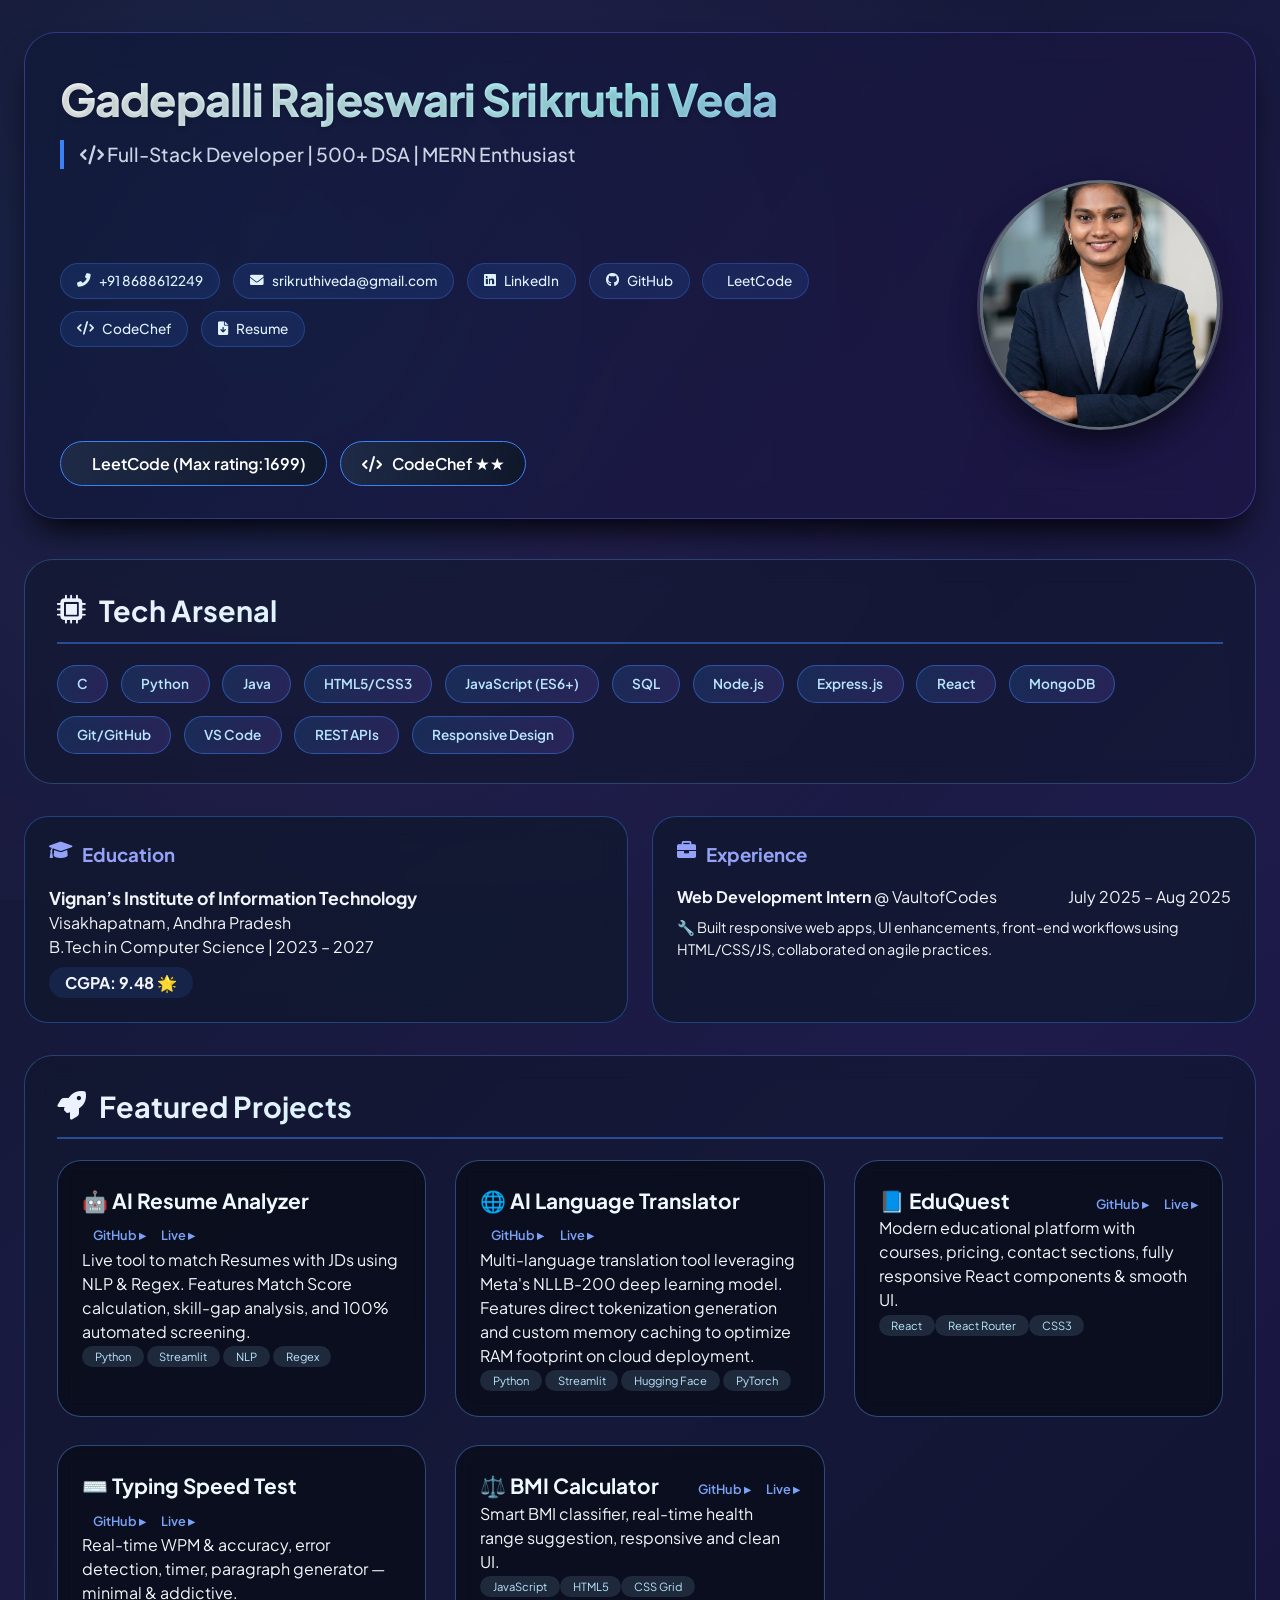
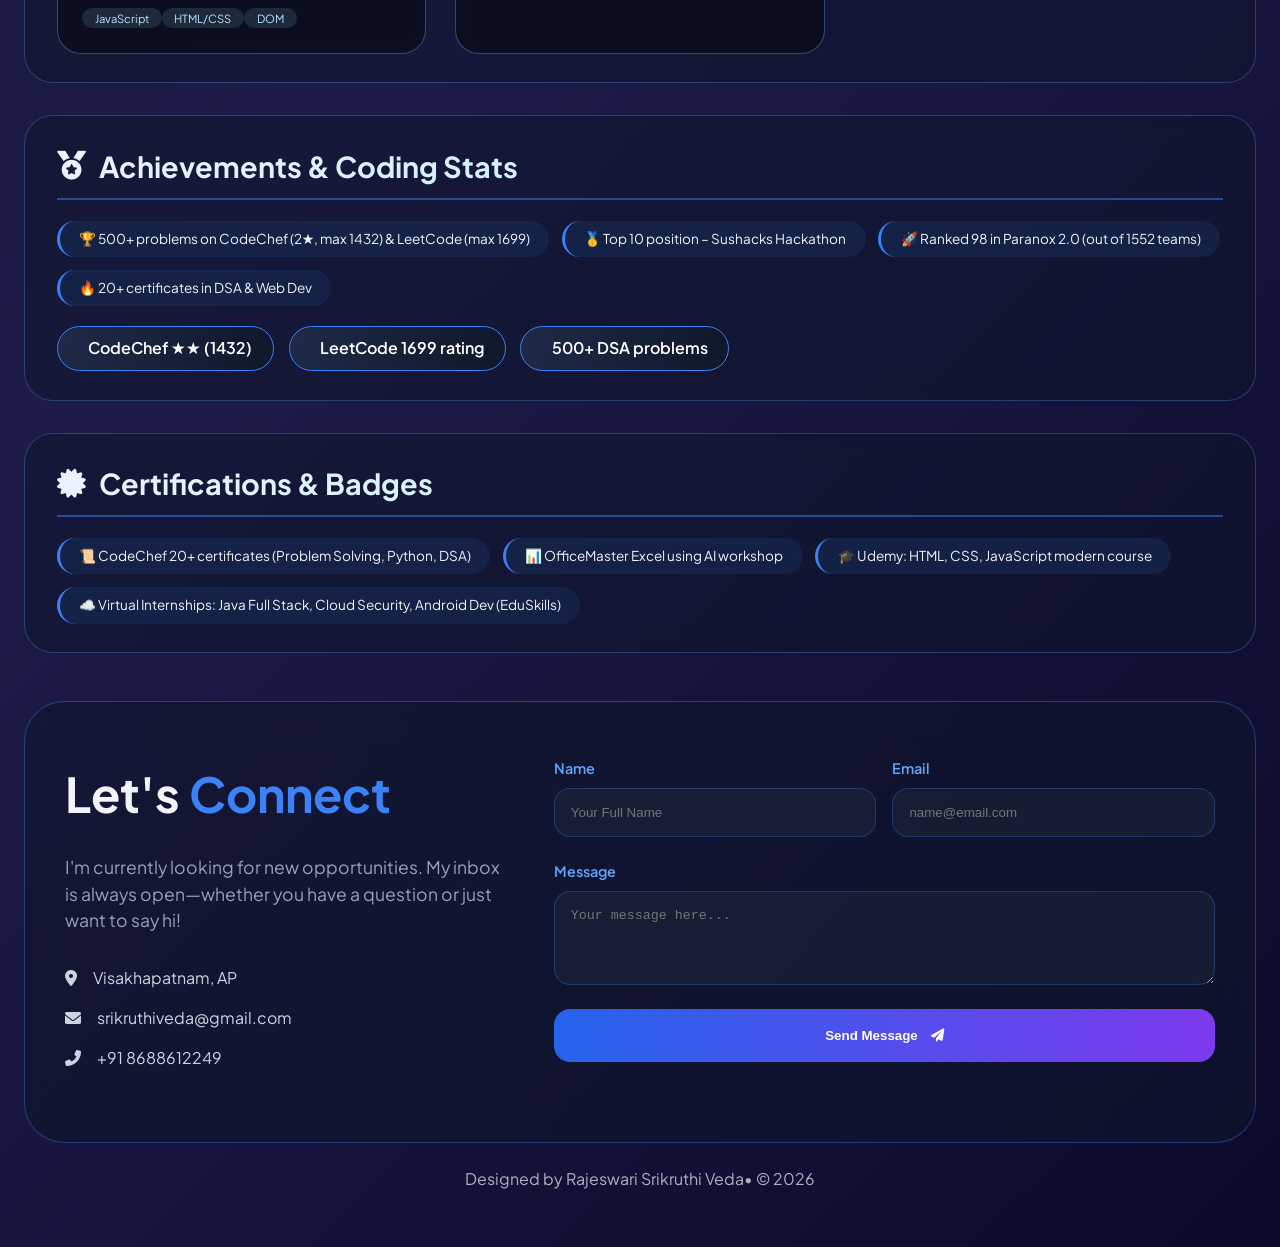
<file: index.html>
<!DOCTYPE html>
<html lang="en">
<head>
  <meta charset="UTF-8">
  <meta name="viewport" content="width=device-width, initial-scale=1.0, user-scalable=yes">
  <title>Rajeswari Srikruthi Veda | Full-Stack Developer Portfolio</title>
  
  <link href="https://fonts.googleapis.com/css2?family=Plus+Jakarta+Sans:wght@300;400;500;600;700;800&display=swap" rel="stylesheet">
  <link rel="stylesheet" href="https://cdnjs.cloudflare.com/ajax/libs/font-awesome/6.0.0-beta3/css/all.min.css">
  
  <link rel="stylesheet" href="styles.css">
</head>
<body>
<div class="bg-glow"></div>
<div class="container">
  
  <div class="hero glass-card">
    <div class="hero-info">
      <h1>Gadepalli Rajeswari Srikruthi Veda</h1>
      <div class="tagline"><i class="fas fa-code"></i> Full-Stack Developer | 500+ DSA | MERN Enthusiast</div>
      
      <div class="hero-content-wrapper">
        <div class="contact-details">
          <span><i class="fas fa-phone-alt"></i> +91 8688612249</span>
          <a href="mailto:srikruthiveda@gmail.com"><i class="fas fa-envelope"></i> srikruthiveda@gmail.com</a>
          <a href="https://www.linkedin.com/in/srikruthiveda27/" target="_blank"><i class="fab fa-linkedin"></i> LinkedIn</a>
          <a href="https://github.com/GRSVeda" target="_blank"><i class="fab fa-github"></i> GitHub</a>
          <a href="https://leetcode.com/u/Veda_2709/" target="_blank"><i class="fab fa-leetcode"></i> LeetCode</a>
          <a href="https://www.codechef.com/users/veda2006" target="_blank"><i class="fas fa-code"></i> CodeChef</a>
          <a href="Veda.pdf" class="btn" target="_blank">
            <i class="fas fa-file-download"></i> Resume</a>
                  </div>

        <div class="hero-image">
          <div class="image-frame">
            <img class="profile-img" id="profileImage" src="veda.png" alt="Rajeswari Srikruthi Veda">
          </div>
        </div>
      </div>

      <div class="profiles-row" style="margin-top: 1rem; display: flex; flex-wrap: wrap; gap: 0.8rem;">
        <a href="#" class="profile-badge"><i class="fab fa-leetcode"></i> LeetCode (Max rating:1699)</a>
        <a href="#" class="profile-badge"><i class="fas fa-code"></i> CodeChef ★★</a>
      </div>
    </div>
  </div>

  <div class="section">
    <h2><i class="fas fa-microchip"></i> Tech Arsenal</h2>
    <div class="skills-grid">
      <span class="skill-badge">C</span><span class="skill-badge">Python</span><span class="skill-badge">Java</span>
      <span class="skill-badge">HTML5/CSS3</span><span class="skill-badge">JavaScript (ES6+)</span><span class="skill-badge">SQL</span>
      <span class="skill-badge">Node.js</span><span class="skill-badge">Express.js</span><span class="skill-badge">React</span>
      <span class="skill-badge">MongoDB</span><span class="skill-badge">Git/GitHub</span><span class="skill-badge">VS Code</span>
      <span class="skill-badge">REST APIs</span><span class="skill-badge">Responsive Design</span>
    </div>
  </div>

  <div class="edu-exp-flex">
    <div class="info-card">
      <h3><i class="fas fa-graduation-cap"></i> Education</h3>
      <p style="font-weight: 700; font-size: 1.1rem;">Vignan’s Institute of Information Technology</p>
      <p>Visakhapatnam, Andhra Pradesh</p>
      <p>B.Tech in Computer Science | 2023 – 2027</p>
      <p style="background: #3b82f620; display: inline-block; padding: 0.2rem 1rem; border-radius: 30px; margin-top: 8px;"><strong>CGPA: 9.48</strong> 🌟</p>
    </div>
    <div class="info-card">
      <h3><i class="fas fa-briefcase"></i> Experience</h3>
      <p><strong>Web Development Intern</strong> @ VaultofCodes <span style="float: right;">July 2025 – Aug 2025</span></p>
      <p style="font-size: 0.9rem; margin-top: 8px;">🔧 Built responsive web apps, UI enhancements, front-end workflows using HTML/CSS/JS, collaborated on agile practices.</p>
    </div>
  </div>

  <div class="section">
    <h2><i class="fas fa-rocket"></i> Featured Projects</h2>
    <div class="projects-grid">
        <div class="project-card">
        <div class="project-title">🤖 AI Resume Analyzer<br> 
          <div class="project-links">
            <a href="https://github.com/GRSVeda/AI_Based_Resume_ScoreAnalyzer" target="_blank">GitHub ▸</a> 
              <a href="https://ai-language-translator-i7noetffchtzkjefl6dmwk.streamlit.app/" target="_blank">Live ▸</a>
              </div>
            </div>
          <div class="project-desc">
              Live tool to match Resumes with JDs using NLP & Regex. Features Match Score calculation, skill-gap analysis, and 100% automated screening.</div>
          <div class="tech-stack">
            <span>Python</span>
          <span>Streamlit</span>
            <span>NLP</span>
            <span>Regex</span></div>
</div>
      <!-- 🌐 AI Language Translator Project Card -->
      <div class="project-card">
        <div class="project-title">🌐 AI Language Translator<br> 
          <div class="project-links">
            <a href="https://github.com/GRSVeda/ai-language-translator" target="_blank">GitHub ▸</a> 
            <a href="https://ai-language-translator-i7noetffchtzkjefl6dmwk.streamlit.app/" target="_blank">Live ▸</a>
          </div>
        </div>
        <div class="project-desc">
          Multi-language translation tool leveraging Meta's NLLB-200 deep learning model. Features direct tokenization generation and custom memory caching to optimize RAM footprint on cloud deployment.
        </div>
        <div class="tech-stack">
          <span>Python</span>
          <span>Streamlit</span>
          <span>Hugging Face</span>
          <span>PyTorch</span>
        </div>
      </div>
        <div class="project-card">
        <div class="project-title">📘 EduQuest<br> <div class="project-links"><a href="https://github.com/GRSVeda/EduQuest">GitHub ▸</a> <a href="https://eduquestforlearning.netlify.app/home">Live ▸</a></div></div>
        <div class="project-desc">Modern educational platform with courses, pricing, contact sections, fully responsive React components & smooth UI.</div>
        <div class="tech-stack"><span>React</span><span>React Router</span><span>CSS3</span></div>
      </div>
      <div class="project-card">
        <div class="project-title">⌨️ Typing Speed Test <br><div class="project-links"><a href="https://github.com/GRSVeda/typing-speed-test">GitHub ▸</a> <a href="https://typing-speed-test-omega-gules.vercel.app/">Live ▸</a></div></div>
        <div class="project-desc">Real-time WPM & accuracy, error detection, timer, paragraph generator — minimal & addictive.</div>
        <div class="tech-stack"><span>JavaScript</span><span>HTML/CSS</span><span>DOM</span></div>
      </div>
      <div class="project-card">
        <div class="project-title">⚖️ BMI Calculator <br> <div class="project-links"><a href="https://github.com/GRSVeda/BMI-CALCULATOR">GitHub ▸</a> <a href="https://bmi-calculator-beige-chi.vercel.app/">Live ▸</a></div></div>
        <div class="project-desc">Smart BMI classifier, real-time health range suggestion, responsive and clean UI.</div>
        <div class="tech-stack"><span>JavaScript</span><span>HTML5</span><span>CSS Grid</span></div>
      </div>
    </div>
    
  </div>

  <div class="section">
    <h2><i class="fas fa-medal"></i> Achievements & Coding Stats</h2>
    <div class="achievement-list">
      <div class="achievement-item">🏆 500+ problems on CodeChef (2★, max 1432) & LeetCode (max 1699)</div>
      <div class="achievement-item">🥇 Top 10 position – Sushacks Hackathon</div>
      <div class="achievement-item">🚀 Ranked 98 in Paranox 2.0 (out of 1552 teams)</div>
      <div class="achievement-item">🔥 20+ certificates in DSA & Web Dev</div>
    </div>
    <div style="margin-top: 1.2rem;">
      <div style="display: flex; gap: 0.9rem; flex-wrap: wrap;">
        <a href="#" class="profile-badge"><i class="fab fa-codechef"></i> CodeChef ★★ (1432)</a>
        <a href="#" class="profile-badge"><i class="fab fa-leetcode"></i> LeetCode 1699 rating</a>
        <a href="#" class="profile-badge"><i class="fas fa-chart-simple"></i> 500+ DSA problems</a>
      </div>
    </div>
  </div>

  <div class="section">
    <h2><i class="fas fa-certificate"></i> Certifications & Badges</h2>
    <div class="cert-list">
      <div class="cert-item">📜 CodeChef 20+ certificates (Problem Solving, Python, DSA)</div>
      <div class="cert-item">📊 OfficeMaster Excel using AI workshop</div>
      <div class="cert-item">🎓 Udemy: HTML, CSS, JavaScript modern course</div>
      <div class="cert-item">☁️ Virtual Internships: Java Full Stack, Cloud Security, Android Dev (EduSkills)</div>
      </div>
  </div>

  <div class="premium-contact-card">
    <div class="contact-grid">
      <div class="contact-text">
        <h2>Let's <span>Connect</span></h2>
        <p>I'm currently looking for new opportunities. My inbox is always open—whether you have a question or just want to say hi!</p>
        <div class="contact-mini-info">
          <div class="c-item"><i class="fas fa-map-marker-alt"></i> Visakhapatnam, AP</div>
          <div class="c-item"><i class="fas fa-envelope"></i> srikruthiveda@gmail.com</div>
          <div class="c-item"><i class="fas fa-phone-alt"></i> +91 8688612249</div>
        </div>
      </div>
      
      <form class="premium-form" id="contactForm" action="https://formspree.io/f/xnjlokye" method="POST">
        <div class="input-row">
  <div class="input-group">
    <label for="contactName">Name</label>
    <input type="text" name="name" id="contactName" placeholder="Your Full Name" required>
  </div>
  
  <div class="input-group">
    <label for="contactEmail">Email</label>
    <input type="email" name="email" id="contactEmail" placeholder="name@email.com" required>
  </div>
</div>
        <div class="input-group">
          <label>Message</label>
          <textarea name="message" rows="4" placeholder="Your message here..." required></textarea>
        </div>
        <button type="submit" class="premium-btn">
          <span>Send Message</span> <i class="fas fa-paper-plane"></i>
        </button>
        <div id="formFeedback"></div>
      </form>
    </div>
  </div>

  <footer>
    Designed by Rajeswari Srikruthi Veda• © 2026
  </footer>
</div>

<script src="script.js"></script>
</body>
</html>
</file>
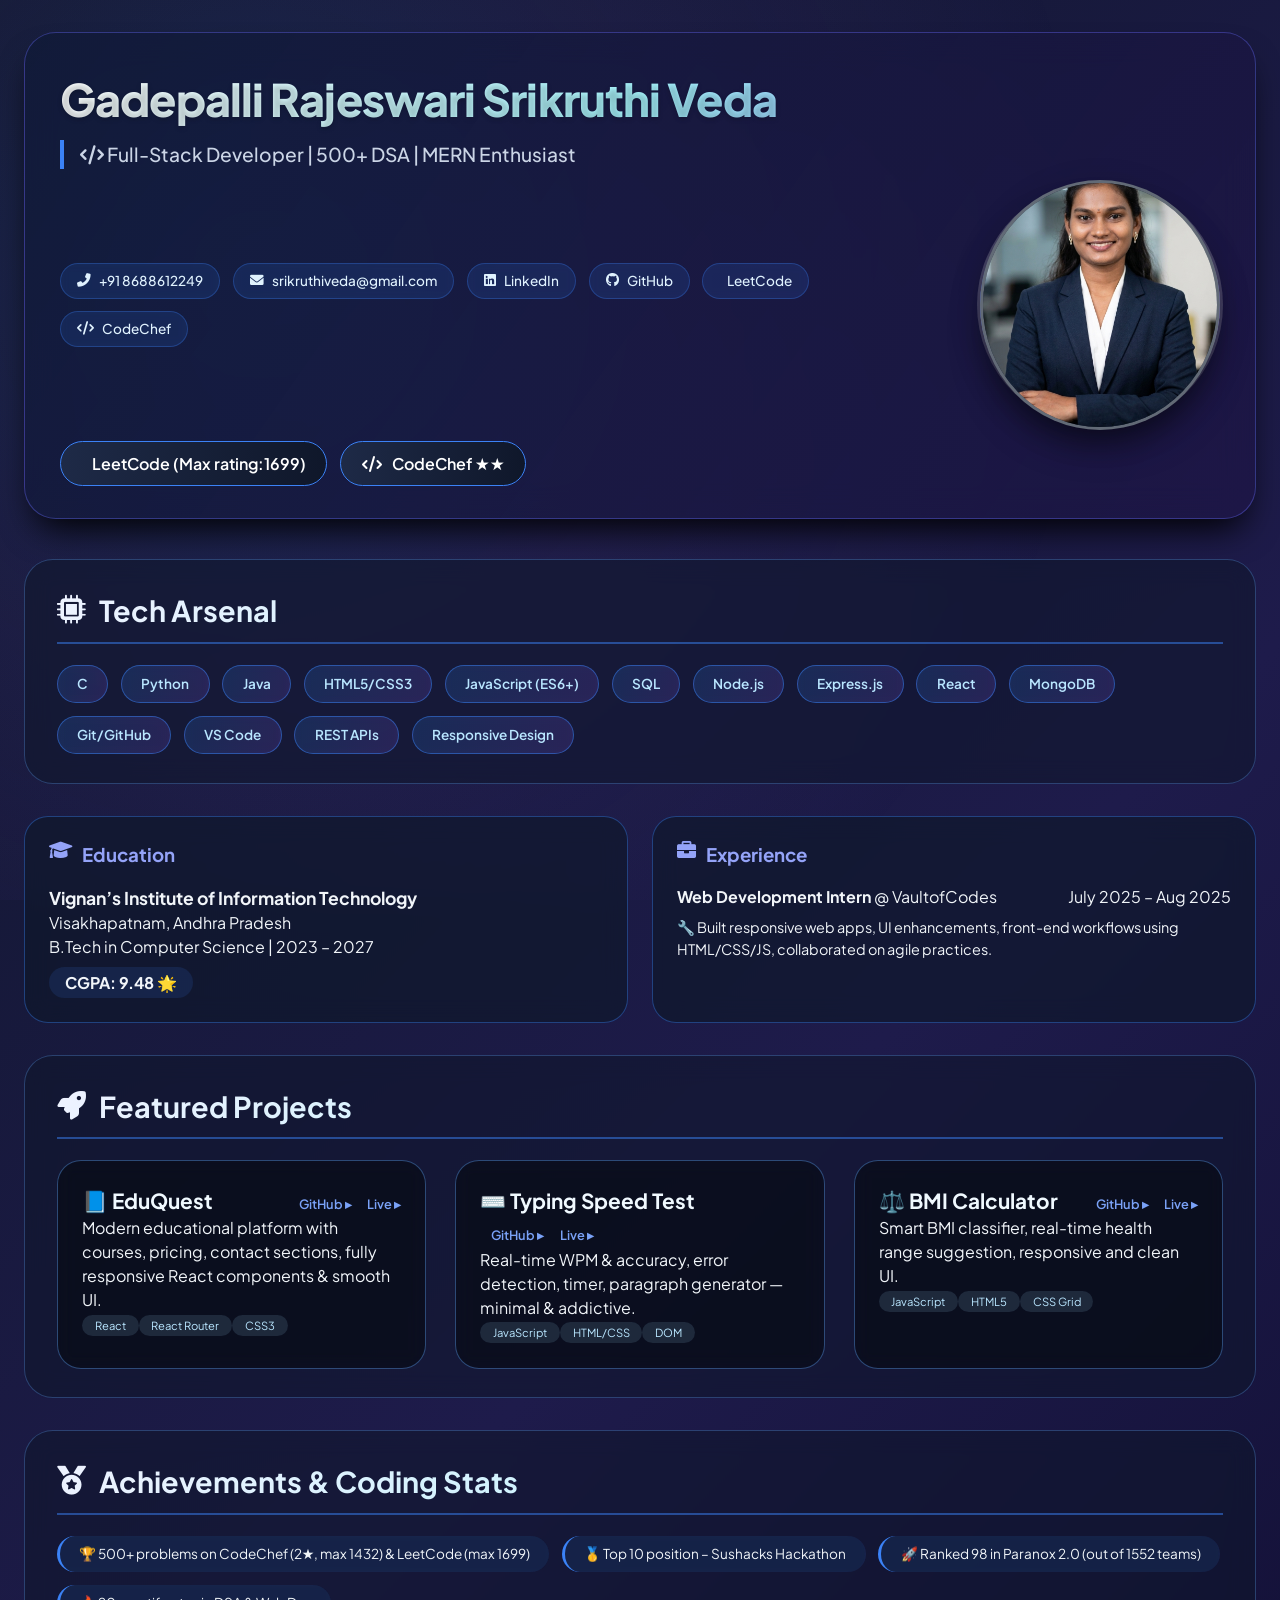
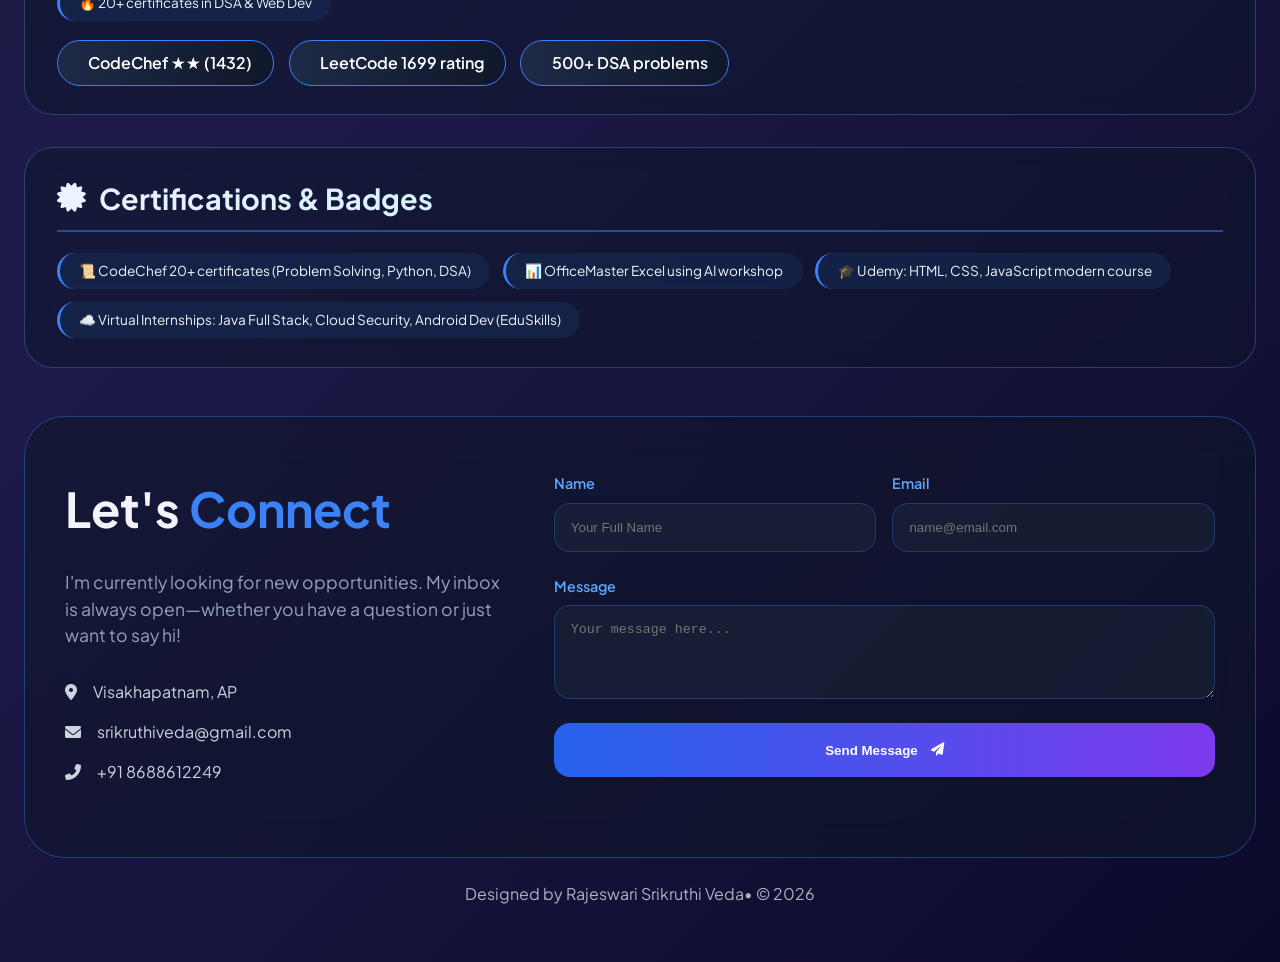
<file: portfolio.html>
<!DOCTYPE html>
<html lang="en">
<head>
  <meta charset="UTF-8">
  <meta name="viewport" content="width=device-width, initial-scale=1.0, user-scalable=yes">
  <title>Rajeswari Srikruthi Veda | Full-Stack Developer Portfolio</title>
  
  <link href="https://fonts.googleapis.com/css2?family=Plus+Jakarta+Sans:wght@300;400;500;600;700;800&display=swap" rel="stylesheet">
  <link rel="stylesheet" href="https://cdnjs.cloudflare.com/ajax/libs/font-awesome/6.0.0-beta3/css/all.min.css">
  
  <link rel="stylesheet" href="styles.css">
</head>
<body>
<div class="bg-glow"></div>
<div class="container">
  
  <div class="hero glass-card">
    <div class="hero-info">
      <h1>Gadepalli Rajeswari Srikruthi Veda</h1>
      <div class="tagline"><i class="fas fa-code"></i> Full-Stack Developer | 500+ DSA | MERN Enthusiast</div>
      
      <div class="hero-content-wrapper">
        <div class="contact-details">
          <span><i class="fas fa-phone-alt"></i> +91 8688612249</span>
          <a href="mailto:srikruthiveda@gmail.com"><i class="fas fa-envelope"></i> srikruthiveda@gmail.com</a>
          <a href="https://www.linkedin.com/in/srikruthiveda27/" target="_blank"><i class="fab fa-linkedin"></i> LinkedIn</a>
          <a href="https://github.com/GRSVeda" target="_blank"><i class="fab fa-github"></i> GitHub</a>
          <a href="https://leetcode.com/u/Veda_2709/" target="_blank"><i class="fab fa-leetcode"></i> LeetCode</a>
          <a href="https://www.codechef.com/users/veda2006" target="_blank"><i class="fas fa-code"></i> CodeChef</a>
        </div>

        <div class="hero-image">
          <div class="image-frame">
            <img class="profile-img" id="profileImage" src="veda.png" alt="Rajeswari Srikruthi Veda">
          </div>
        </div>
      </div>

      <div class="profiles-row" style="margin-top: 1rem; display: flex; flex-wrap: wrap; gap: 0.8rem;">
        <a href="#" class="profile-badge"><i class="fab fa-leetcode"></i> LeetCode (Max rating:1699)</a>
        <a href="#" class="profile-badge"><i class="fas fa-code"></i> CodeChef ★★</a>
      </div>
    </div>
  </div>

  <div class="section">
    <h2><i class="fas fa-microchip"></i> Tech Arsenal</h2>
    <div class="skills-grid">
      <span class="skill-badge">C</span><span class="skill-badge">Python</span><span class="skill-badge">Java</span>
      <span class="skill-badge">HTML5/CSS3</span><span class="skill-badge">JavaScript (ES6+)</span><span class="skill-badge">SQL</span>
      <span class="skill-badge">Node.js</span><span class="skill-badge">Express.js</span><span class="skill-badge">React</span>
      <span class="skill-badge">MongoDB</span><span class="skill-badge">Git/GitHub</span><span class="skill-badge">VS Code</span>
      <span class="skill-badge">REST APIs</span><span class="skill-badge">Responsive Design</span>
    </div>
  </div>

  <div class="edu-exp-flex">
    <div class="info-card">
      <h3><i class="fas fa-graduation-cap"></i> Education</h3>
      <p style="font-weight: 700; font-size: 1.1rem;">Vignan’s Institute of Information Technology</p>
      <p>Visakhapatnam, Andhra Pradesh</p>
      <p>B.Tech in Computer Science | 2023 – 2027</p>
      <p style="background: #3b82f620; display: inline-block; padding: 0.2rem 1rem; border-radius: 30px; margin-top: 8px;"><strong>CGPA: 9.48</strong> 🌟</p>
    </div>
    <div class="info-card">
      <h3><i class="fas fa-briefcase"></i> Experience</h3>
      <p><strong>Web Development Intern</strong> @ VaultofCodes <span style="float: right;">July 2025 – Aug 2025</span></p>
      <p style="font-size: 0.9rem; margin-top: 8px;">🔧 Built responsive web apps, UI enhancements, front-end workflows using HTML/CSS/JS, collaborated on agile practices.</p>
    </div>
  </div>

  <div class="section">
    <h2><i class="fas fa-rocket"></i> Featured Projects</h2>
    <div class="projects-grid">
             <div class="project-card">
        <div class="project-title">📘 EduQuest<br> <div class="project-links"><a href="https://github.com/GRSVeda/EduQuest">GitHub ▸</a> <a href="https://eduquestforlearning.netlify.app/home">Live ▸</a></div></div>
        <div class="project-desc">Modern educational platform with courses, pricing, contact sections, fully responsive React components & smooth UI.</div>
        <div class="tech-stack"><span>React</span><span>React Router</span><span>CSS3</span></div>
      </div>
      <div class="project-card">
        <div class="project-title">⌨️ Typing Speed Test <br><div class="project-links"><a href="https://github.com/GRSVeda/typing-speed-test">GitHub ▸</a> <a href="https://typing-speed-test-omega-gules.vercel.app/">Live ▸</a></div></div>
        <div class="project-desc">Real-time WPM & accuracy, error detection, timer, paragraph generator — minimal & addictive.</div>
        <div class="tech-stack"><span>JavaScript</span><span>HTML/CSS</span><span>DOM</span></div>
      </div>
      <div class="project-card">
        <div class="project-title">⚖️ BMI Calculator <br> <div class="project-links"><a href="https://github.com/GRSVeda/BMI-CALCULATOR">GitHub ▸</a> <a href="https://bmi-calculator-beige-chi.vercel.app/">Live ▸</a></div></div>
        <div class="project-desc">Smart BMI classifier, real-time health range suggestion, responsive and clean UI.</div>
        <div class="tech-stack"><span>JavaScript</span><span>HTML5</span><span>CSS Grid</span></div>
      </div>
    </div>
  </div>

  <div class="section">
    <h2><i class="fas fa-medal"></i> Achievements & Coding Stats</h2>
    <div class="achievement-list">
      <div class="achievement-item">🏆 500+ problems on CodeChef (2★, max 1432) & LeetCode (max 1699)</div>
      <div class="achievement-item">🥇 Top 10 position – Sushacks Hackathon</div>
      <div class="achievement-item">🚀 Ranked 98 in Paranox 2.0 (out of 1552 teams)</div>
      <div class="achievement-item">🔥 20+ certificates in DSA & Web Dev</div>
    </div>
    <div style="margin-top: 1.2rem;">
      <div style="display: flex; gap: 0.9rem; flex-wrap: wrap;">
        <a href="#" class="profile-badge"><i class="fab fa-codechef"></i> CodeChef ★★ (1432)</a>
        <a href="#" class="profile-badge"><i class="fab fa-leetcode"></i> LeetCode 1699 rating</a>
        <a href="#" class="profile-badge"><i class="fas fa-chart-simple"></i> 500+ DSA problems</a>
      </div>
    </div>
  </div>

  <div class="section">
    <h2><i class="fas fa-certificate"></i> Certifications & Badges</h2>
    <div class="cert-list">
      <div class="cert-item">📜 CodeChef 20+ certificates (Problem Solving, Python, DSA)</div>
      <div class="cert-item">📊 OfficeMaster Excel using AI workshop</div>
      <div class="cert-item">🎓 Udemy: HTML, CSS, JavaScript modern course</div>
      <div class="cert-item">☁️ Virtual Internships: Java Full Stack, Cloud Security, Android Dev (EduSkills)</div>
      </div>
  </div>

  <div class="premium-contact-card">
    <div class="contact-grid">
      <div class="contact-text">
        <h2>Let's <span>Connect</span></h2>
        <p>I'm currently looking for new opportunities. My inbox is always open—whether you have a question or just want to say hi!</p>
        <div class="contact-mini-info">
          <div class="c-item"><i class="fas fa-map-marker-alt"></i> Visakhapatnam, AP</div>
          <div class="c-item"><i class="fas fa-envelope"></i> srikruthiveda@gmail.com</div>
          <div class="c-item"><i class="fas fa-phone-alt"></i> +91 8688612249</div>
        </div>
      </div>
      
      <form class="premium-form" id="contactForm" action="https://formspree.io/f/xnjlokye" method="POST">
        <div class="input-row">
  <div class="input-group">
    <label for="contactName">Name</label>
    <input type="text" name="name" id="contactName" placeholder="Your Full Name" required>
  </div>
  
  <div class="input-group">
    <label for="contactEmail">Email</label>
    <input type="email" name="email" id="contactEmail" placeholder="name@email.com" required>
  </div>
</div>
        <div class="input-group">
          <label>Message</label>
          <textarea name="message" rows="4" placeholder="Your message here..." required></textarea>
        </div>
        <button type="submit" class="premium-btn">
          <span>Send Message</span> <i class="fas fa-paper-plane"></i>
        </button>
        <div id="formFeedback"></div>
      </form>
    </div>
  </div>

  <footer>
    Designed by Rajeswari Srikruthi Veda• © 2026
  </footer>
</div>

<script src="script.js"></script>
</body>
</html>
</file>
<file: styles.css>
* {
      margin: 0;
      padding: 0;
      box-sizing: border-box;
    }

    body {
      font-family: 'Plus Jakarta Sans', sans-serif;
      background: linear-gradient(135deg, #0f172a 0%, #1e1b4b 50%, #0c0a2a 100%);
      color: #f1f5f9;
      line-height: 1.5;
      scroll-behavior: smooth;
    }

    /* animated gradient background */
    .bg-glow {
      position: fixed;
      width: 100%;
      height: 100%;
      top: 0;
      left: 0;
      z-index: -2;
      background: radial-gradient(circle at 20% 30%, rgba(59,130,246,0.15), rgba(139,92,246,0.08), transparent 70%);
    }

    .container {
      max-width: 1280px;
      margin: 0 auto;
      padding: 2rem 1.5rem;
      position: relative;
      z-index: 2;
    }

    /* modern glassmorphic cards */
    .glass-card {
      background: rgba(15, 23, 42, 0.55);
      backdrop-filter: blur(12px);
      border: 1px solid rgba(59, 130, 246, 0.3);
      border-radius: 2rem;
      box-shadow: 0 25px 40px -12px rgba(0, 0, 0, 0.4), 0 0 0 1px rgba(59,130,246,0.1) inset;
      transition: transform 0.2s ease, border-color 0.2s;
    }

    .hero {
      display: flex;
      flex-wrap: wrap;
      justify-content: space-between;
      align-items: center;
      gap: 2rem;
      margin-bottom: 2.5rem;
      padding: 2rem 2.2rem;
      background: linear-gradient(125deg, rgba(15,25,55,0.7), rgba(30,20,70,0.6));
      backdrop-filter: blur(16px);
      border-radius: 2rem;
      border: 1px solid rgba(99, 102, 241, 0.4);
      box-shadow: 0 20px 35px -12px black;
    }

    .hero-info h1 {
      font-size: 2.8rem;
      font-weight: 800;
      background: linear-gradient(120deg, #ffffff, #a5f3fc, #818cf8);
      -webkit-background-clip: text;
      background-clip: text;
      color: transparent;
      letter-spacing: -0.02em;
      margin-bottom: 0.5rem;
      text-shadow: 0 2px 5px rgba(0,0,0,0.2);
    }

    .tagline {
      font-size: 1.2rem;
      color: #cbd5e6;
      margin-bottom: 1rem;
      border-left: 4px solid #3b82f6;
      padding-left: 1rem;
      font-weight: 500;
    }

    .contact-details {
      display: flex;
      flex-wrap: wrap;
      gap: 0.8rem;
      margin: 1.2rem 0;
    }

    .contact-details a, .contact-details span {
      display: inline-flex;
      align-items: center;
      gap: 0.5rem;
      background: rgba(59,130,246,0.15);
      backdrop-filter: blur(4px);
      padding: 0.4rem 1rem;
      border-radius: 60px;
      font-size: 0.85rem;
      font-weight: 500;
      color: #e0f2fe;
      text-decoration: none;
      transition: all 0.2s;
      border: 1px solid rgba(59,130,246,0.3);
    }

    .contact-details a:hover {
      background: #3b82f6;
      color: white;
      transform: translateY(-3px);
      border-color: white;
    }

    .hero-image {
      flex: 1;
      display: flex;
      justify-content: center;
    }

    .image-frame {
      width: 240px;
      height: 240px;
      background: linear-gradient(145deg, #3b82f6, #c084fc);
      border-radius: 50%;
      display: flex;
      align-items: center;
      justify-content: center;
      box-shadow: 0 25px 35px -8px rgba(0, 0, 0, 0.5), 0 0 0 3px rgba(255,255,255,0.2);
      transition: all 0.3s;
    }

    .profile-img {
      width: 228px;
      height: 228px;
      object-fit: cover;
      border-radius: 50%;
      border: 4px solid rgba(255,255,240,0.9);
      background: #1e293b;
    }

    /* section styling */
    .section {
      background: rgba(15, 23, 42, 0.55);
      backdrop-filter: blur(12px);
      border-radius: 1.8rem;
      padding: 1.8rem 2rem;
      margin-bottom: 2rem;
      border: 1px solid rgba(96, 165, 250, 0.3);
      transition: all 0.2s;
    }

    .section h2 {
      font-size: 1.8rem;
      font-weight: 700;
      margin-bottom: 1.3rem;
      display: flex;
      align-items: center;
      gap: 0.8rem;
      background: linear-gradient(135deg, #eef2ff, #a5f3fc);
      -webkit-background-clip: text;
      background-clip: text;
      color: transparent;
      border-bottom: 2px solid rgba(59,130,246,0.5);
      padding-bottom: 0.6rem;
    }

    .skills-grid {
      display: flex;
      flex-wrap: wrap;
      gap: 0.8rem;
    }

    .skill-badge {
      background: linear-gradient(110deg, rgba(59,130,246,0.2), rgba(139,92,246,0.2));
      backdrop-filter: blur(4px);
      padding: 0.5rem 1.2rem;
      border-radius: 60px;
      font-size: 0.85rem;
      font-weight: 600;
      color: #b9e6ff;
      border: 1px solid rgba(59,130,246,0.5);
      transition: 0.2s;
    }

    .edu-exp-flex {
      display: flex;
      flex-wrap: wrap;
      gap: 1.5rem;
      margin-bottom: 2rem;
    }
    .info-card {
      flex: 1;
      background: rgba(15, 23, 42, 0.65);
      backdrop-filter: blur(12px);
      border-radius: 1.5rem;
      padding: 1.5rem;
      border: 1px solid rgba(59,130,246,0.4);
    }
    .info-card h3 {
      display: flex;
      gap: 0.6rem;
      color: #94a3f8;
      margin-bottom: 1rem;
    }

    /* projects grid */
    .projects-grid {
      display: grid;
      grid-template-columns: repeat(auto-fill, minmax(300px, 1fr));
      gap: 1.8rem;
    }

    .project-card {
      background: rgba(0, 0, 0, 0.35);
      backdrop-filter: blur(8px);
      border-radius: 1.5rem;
      padding: 1.5rem;
      border: 1px solid rgba(96, 165, 250, 0.4);
      transition: all 0.3s;
    }
    .project-card:hover {
      transform: translateY(-8px);
      border-color: #3b82f6;
      background: rgba(59,130,246,0.1);
      box-shadow: 0 18px 30px -12px #0f0f2e;
    }

    .project-title {
      font-size: 1.3rem;
      font-weight: 700;
      display: flex;
      justify-content: space-between;
      flex-wrap: wrap;
      color: #f0f9ff;
    }
    .project-links a {
      color: #7aa2f7;
      margin-left: 0.7rem;
      font-size: 0.8rem;
      text-decoration: none;
      font-weight: 600;
    }
    .tech-stack span {
      background: #1e293b;
      font-size: 0.7rem;
      padding: 0.2rem 0.8rem;
      border-radius: 20px;
      color: #b9e6ff;
    }
    .achievement-list, .cert-list {
      display: flex;
      flex-wrap: wrap;
      gap: 0.8rem;
    }
    .achievement-item, .cert-item {
      background: rgba(59,130,246,0.12);
      padding: 0.5rem 1.2rem;
      border-radius: 40px;
      font-size: 0.85rem;
      border-left: 3px solid #3b82f6;
      backdrop-filter: blur(2px);
    }
    .profile-badge {
      background: linear-gradient(95deg, #1e2a47, #0f172a);
      padding: 0.6rem 1.3rem;
      border-radius: 40px;
      color: white;
      font-weight: 600;
      text-decoration: none;
      display: inline-flex;
      align-items: center;
      gap: 0.6rem;
      transition: 0.2s;
      border: 1px solid #3b82f6;
    }
    .profile-badge:hover {
      background: #3b82f6;
      transform: scale(1.03);
    }
    .contact-box {
      background: linear-gradient(125deg, #0a0f2a, #111827);
      border-radius: 1.8rem;
      padding: 2rem;
      border: 1px solid rgba(96, 165, 250, 0.5);
      box-shadow: 0 15px 35px rgba(0,0,0,0.3);
    }
    .contact-form .form-group input, .contact-form .form-group textarea {
      width: 100%;
      background: rgba(255,255,245,0.1);
      border: 1px solid #3b82f6;
      padding: 0.9rem 1rem;
      border-radius: 1rem;
      color: white;
      font-family: inherit;
      backdrop-filter: blur(5px);
    }
    .submit-btn {
      background: linear-gradient(90deg, #2563eb, #7c3aed);
      border: none;
      padding: 0.8rem 2rem;
      font-weight: 700;
      border-radius: 2rem;
      color: white;
      cursor: pointer;
      transition: 0.2s;
    }
    footer {
      text-align: center;
      padding: 1.5rem;
      opacity: 0.7;
    }
    @media (max-width: 780px) {
      .hero { flex-direction: column-reverse; text-align: center; }
      .hero-info h1 { font-size: 2rem; }
      .image-frame { width: 200px; height: 200px; }
      .profile-img { width: 250px; height: 25px; }
    }
    /* Hero Image Fix */
.hero-content-wrapper {
  display: flex;
  align-items: center;
  justify-content: space-between;
  width: 100%;
  gap: 2rem;
  margin-top: 1rem;
}

@media (max-width: 780px) {
  .hero-content-wrapper { flex-direction: column-reverse; }
}

/* Premium Contact Section Styles */
.premium-contact-card {
  background: rgba(15, 23, 42, 0.6);
  border: 1px solid rgba(59, 130, 246, 0.4);
  border-radius: 2.5rem;
  padding: 3.5rem 2.5rem;
  margin-top: 3rem;
  backdrop-filter: blur(20px);
}

.contact-grid {
  display: grid;
  grid-template-columns: 1fr 1.5fr;
  gap: 3rem;
}

.contact-text h2 {
  font-size: 3rem;
  margin-bottom: 1.5rem;
  border-bottom: none !important;
}

.contact-text h2 span { color: #3b82f6; }

.contact-text p {
  color: #94a3b8;
  margin-bottom: 2rem;
  font-size: 1.1rem;
}

.contact-mini-info .c-item {
  display: flex;
  align-items: center;
  gap: 1rem;
  margin-bottom: 1rem;
  color: #cbd5e1;
}

.premium-form {
  display: flex;
  flex-direction: column;
  gap: 1.5rem;
}

.input-row {
  display: grid;
  grid-template-columns: 1fr 1fr;
  gap: 1rem;
}

.input-group {
  display: flex;
  flex-direction: column;
  gap: 0.5rem;
}

.input-group label {
  font-size: 0.9rem;
  font-weight: 600;
  color: #60a5fa;
}

.premium-form input, .premium-form textarea {
  background: rgba(30, 41, 59, 0.5);
  border: 1px solid rgba(59, 130, 246, 0.3);
  padding: 1rem;
  border-radius: 1rem;
  color: white;
  transition: 0.3s;
}

.premium-form input:focus, .premium-form textarea:focus {
  border-color: #3b82f6;
  outline: none;
  background: rgba(30, 41, 59, 0.8);
}

.premium-btn {
  background: linear-gradient(90deg, #2563eb, #7c3aed);
  border: none;
  padding: 1.2rem;
  border-radius: 1rem;
  color: white;
  font-weight: 800;
  cursor: pointer;
  display: flex;
  justify-content: center;
  align-items: center;
  gap: 0.8rem;
  transition: 0.3s;
}

.premium-btn:hover { transform: translateY(-3px); box-shadow: 0 10px 20px rgba(59, 130, 246, 0.3); }

@media (max-width: 900px) {
  .contact-grid { grid-template-columns: 1fr; }
  .input-row { grid-template-columns: 1fr; }
}
.profile-img {
    width: 180px;
    height: 180px;
    border-radius: 50%;
    object-fit: cover;
    object-position: center;
    display: block;
    margin: 0 auto;
    border: 3px solid rgba(255, 255, 255, 0.3);
    box-shadow: 0 8px 32px rgba(0, 0, 0, 0.2);
}

@media (min-width: 768px) {
    .profile-img {
        width: 250px;
        height: 250px;
    }
}
.btn {
    display: inline-block;
    padding: 10px 20px;
    background: rgba(255, 255, 255, 0.2);
    border: 1px solid rgba(255, 255, 255, 0.4);
    color: #fff;
    text-decoration: none;
    border-radius: 5px;
    transition: 0.3s;
    backdrop-filter: blur(10px);
}

.btn:hover {
    background: rgba(255, 255, 255, 0.4);
    transform: translateY(-3px);
}
</file>
